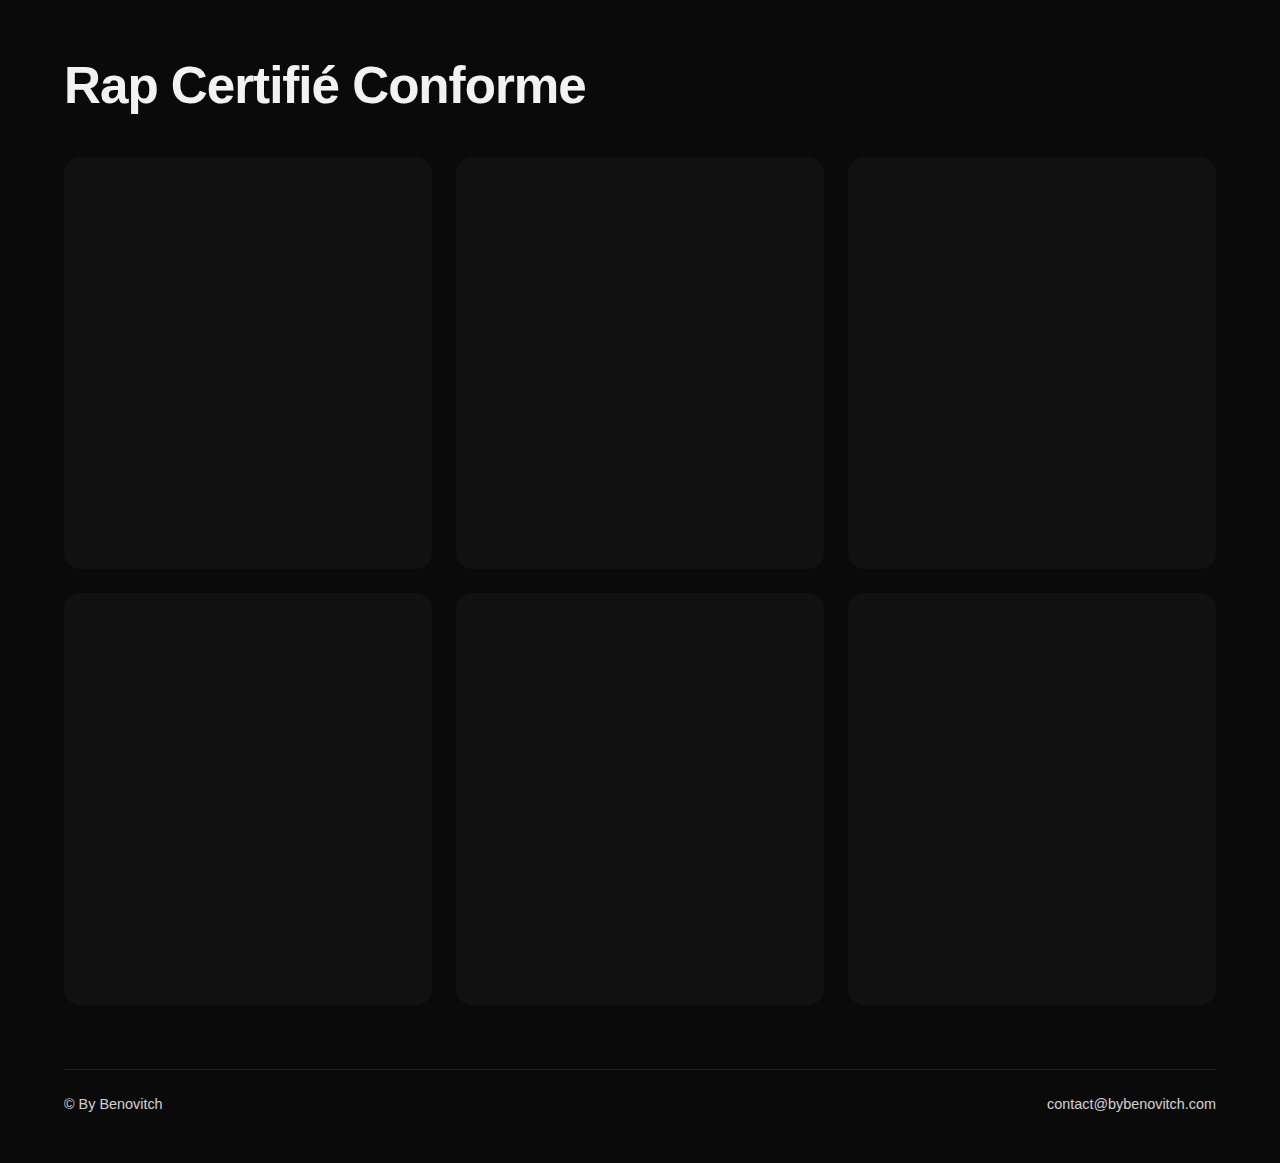
<file: index.html>
<!doctype html>
<html lang="fr">
<head>
  <meta charset="utf-8">
  <meta name="viewport" content="width=device-width, initial-scale=1">
  <title>Playlists by Benovitch</title>

  <meta name="robots" content="noindex, nofollow">

  <style>
    * {
      box-sizing: border-box;
    }

    body {
      margin: 0;
      background: #0a0a0a;
      color: #f2f2f2;
      font-family: -apple-system, BlinkMacSystemFont, "Segoe UI",
                   Roboto, Helvetica, Arial, sans-serif;
      line-height: 1.5;
    }

    a {
      color: inherit;
      text-decoration: none;
    }

    .container {
      max-width: 1200px;
      padding: 48px 24px;
      margin: 0 auto;
    }

    h1 {
      font-size: clamp(2rem, 5vw, 3.2rem);
      font-weight: 700;
      margin: 0 0 32px;
      letter-spacing: -0.02em;
    }

    .grid {
      display: grid;
      grid-template-columns: repeat(12, 1fr);
      gap: 24px;
    }

    .card {
      grid-column: span 12;
      background: #111;
      border-radius: 16px;
      padding: 16px;
    }

    @media (min-width: 800px) {
      .card {
        grid-column: span 6;
      }
    }

    @media (min-width: 1100px) {
      .card {
        grid-column: span 4;
      }
    }

    iframe {
      width: 100%;
      height: 380px;
      border: 0;
      border-radius: 12px;
      display: block;
    }

    .footer {
      margin-top: 64px;
      padding-top: 24px;
      border-top: 1px solid #222;
      display: flex;
      justify-content: space-between;
      flex-wrap: wrap;
      gap: 16px;
      font-size: 0.9rem;
      opacity: 0.85;
    }

    .footer a:hover {
      text-decoration: underline;
    }
  </style>
</head>

<body>
  <div class="container">
    <h1>Rap Certifié Conforme</h1>

    <div class="grid">
      <div class="card">
        <iframe
            src="https://open.spotify.com/embed/playlist/6gmcgYR6zS5AAexXob03BJ"        
          allow="autoplay; clipboard-write; encrypted-media; fullscreen; picture-in-picture"
          loading="lazy"
          title="Spotify playlist 1">
        </iframe>
      </div>

      <div class="card">
        <iframe
          src="https://open.spotify.com/embed/playlist/4afejAuRDd5nVY9SvxwGBC"          
          allow="autoplay; clipboard-write; encrypted-media; fullscreen; picture-in-picture"
          loading="lazy"
          title="Spotify playlist 2">
        </iframe>
      </div>

      <div class="card">
        <iframe
          src="https://open.spotify.com/embed/playlist/3Sc34uJLVTQqSFbr4anFN8"
          allow="autoplay; clipboard-write; encrypted-media; fullscreen; picture-in-picture"
          loading="lazy"
          title="Spotify playlist 3">
        </iframe>
      </div>

      <div class="card">
        <iframe
           src="https://open.spotify.com/embed/playlist/0ZVthfcbDExElS7pWy7wTe"
          allow="autoplay; clipboard-write; encrypted-media; fullscreen; picture-in-picture"
          loading="lazy"
          title="Spotify playlist 4">
        </iframe>
      </div>

      <div class="card">
        <iframe
          src="https://open.spotify.com/embed/playlist/0jUTsdhloKpILXH3LcPwJz"
          allow="autoplay; clipboard-write; encrypted-media; fullscreen; picture-in-picture"
          loading="lazy"
          title="Spotify playlist 5">
        </iframe>
      </div>

      <div class="card">
        <iframe
          src="https://open.spotify.com/embed/playlist/2wojWFUAXWc3VRTWtLVlbD"
          allow="autoplay; clipboard-write; encrypted-media; fullscreen; picture-in-picture"
          loading="lazy"
          title="Spotify playlist 6">
        </iframe>
      </div>
    </div>

    <div class="footer">
      <div>© By Benovitch</div>
      <a href="mailto:contact@bybenovitch.com">contact@bybenovitch.com</a>
    </div>
  </div>
</body>
</html>
</file>
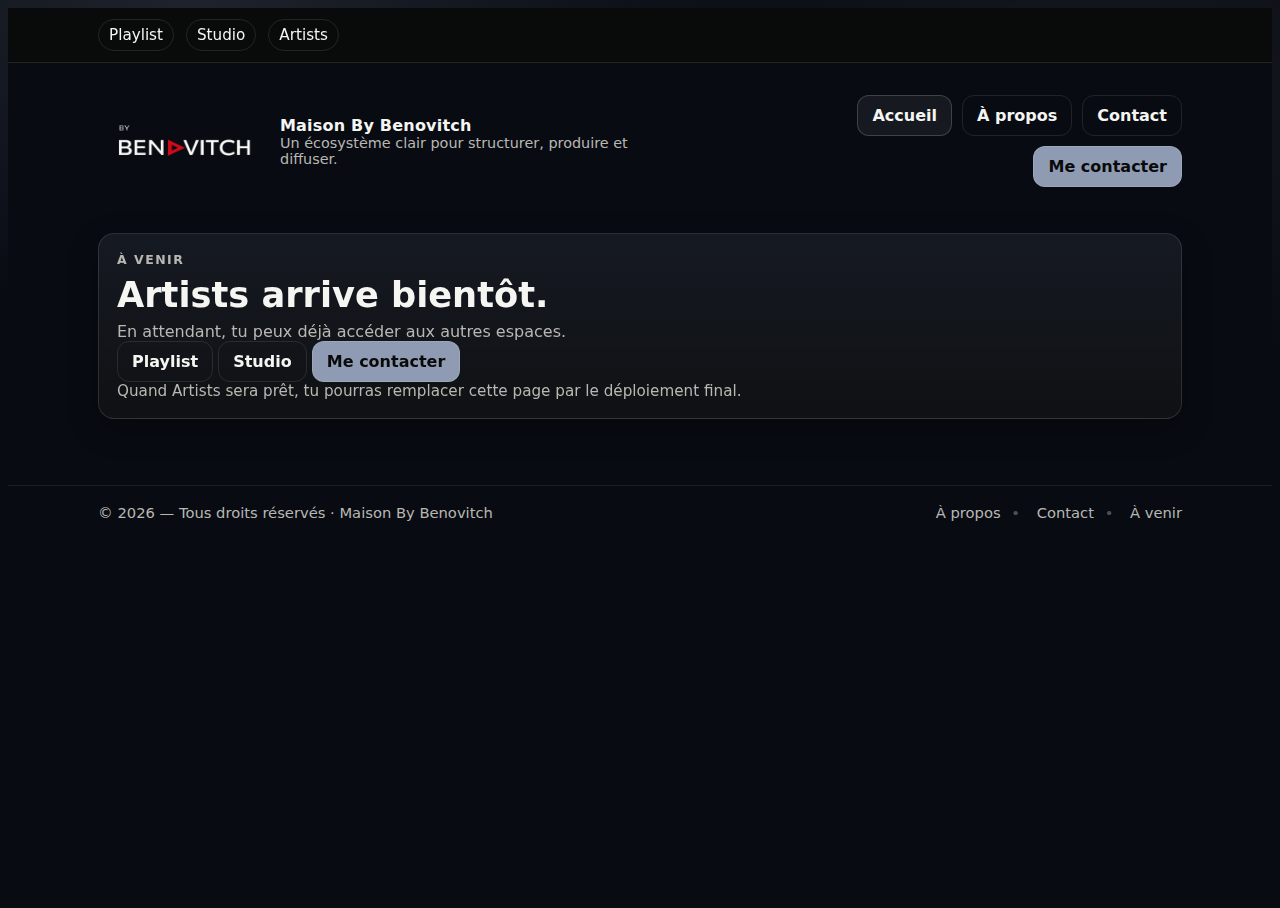
<file: a-venir/index.html>
<!doctype html>
<html lang="fr">
<head>
  <meta charset="utf-8" />
  <meta name="viewport" content="width=device-width,initial-scale=1" />
  <title>À venir — Maison By Benovitch</title>
  <link rel="stylesheet" href="../assets/css/style.css" />
  <script defer src="../assets/js/include.js"></script>
</head>
<body>
  <div id="bb-brandbar"></div>
  <div id="bb-hubheader"></div>

  <section class="section hero">
    <div class="container">
      <div class="card">
        <div class="kicker">À venir</div>
        <h1>Artists arrive bientôt.</h1>
        <p>En attendant, tu peux déjà accéder aux autres espaces.</p>

        <div class="cta">
          <a class="btn" href="https://playlist.bybenovitch.com">Playlist</a>
          <a class="btn" href="https://studio.bybenovitch.com">Studio</a>
          <a class="btn primary" href="../contact/">Me contacter</a>
        </div>

        <p class="smallnote">Quand Artists sera prêt, tu pourras remplacer cette page par le déploiement final.</p>
      </div>
    </div>
  </section>


  <div id="bb-footer"></div>
</body>
</html>
</file>
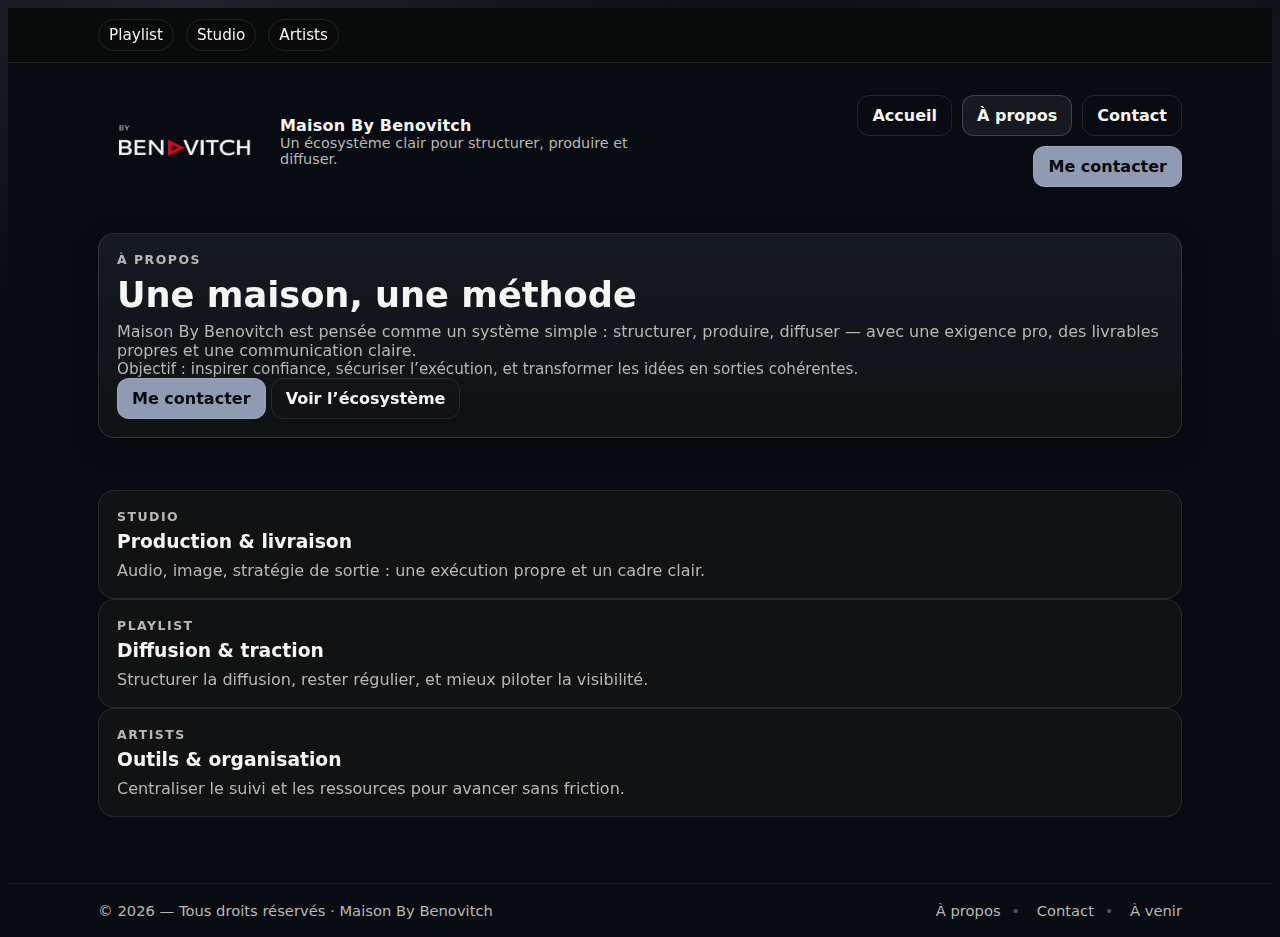
<file: about/index.html>
<!doctype html>
<html lang="fr">
<head>
  <meta charset="utf-8" />
  <meta name="viewport" content="width=device-width,initial-scale=1" />
  <title>À propos — Maison By Benovitch</title>
  <link rel="stylesheet" href="../assets/css/style.css" />
  <script defer src="../assets/js/include.js"></script>
</head>
<body>
  <div id="bb-brandbar"></div>
  <div id="bb-hubheader"></div>

  <section class="section hero">
    <div class="container">
      <div class="card">
        <div class="kicker">À propos</div>
        <h1>Une maison, une méthode</h1>
        <p>
          Maison By Benovitch est pensée comme un système simple : structurer, produire, diffuser — avec une exigence pro,
          des livrables propres et une communication claire.
        </p>
        <p class="smallnote">
          Objectif : inspirer confiance, sécuriser l’exécution, et transformer les idées en sorties cohérentes.
        </p>
        <div class="cta">
          <a class="btn primary" href="../contact/">Me contacter</a>
          <a class="btn" href="../#ecosysteme">Voir l’écosystème</a>
        </div>
      </div>
    </div>
  </section>

  <section class="section">
    <div class="container">
      <div class="grid3">
        <div class="card">
          <div class="kicker">Studio</div>
          <h3>Production & livraison</h3>
          <p>Audio, image, stratégie de sortie : une exécution propre et un cadre clair.</p>
        </div>
        <div class="card">
          <div class="kicker">Playlist</div>
          <h3>Diffusion & traction</h3>
          <p>Structurer la diffusion, rester régulier, et mieux piloter la visibilité.</p>
        </div>
        <div class="card">
          <div class="kicker">Artists</div>
          <h3>Outils & organisation</h3>
          <p>Centraliser le suivi et les ressources pour avancer sans friction.</p>
        </div>
      </div>
    </div>
  </section>


  <div id="bb-footer"></div>
</body>
</html>
</file>
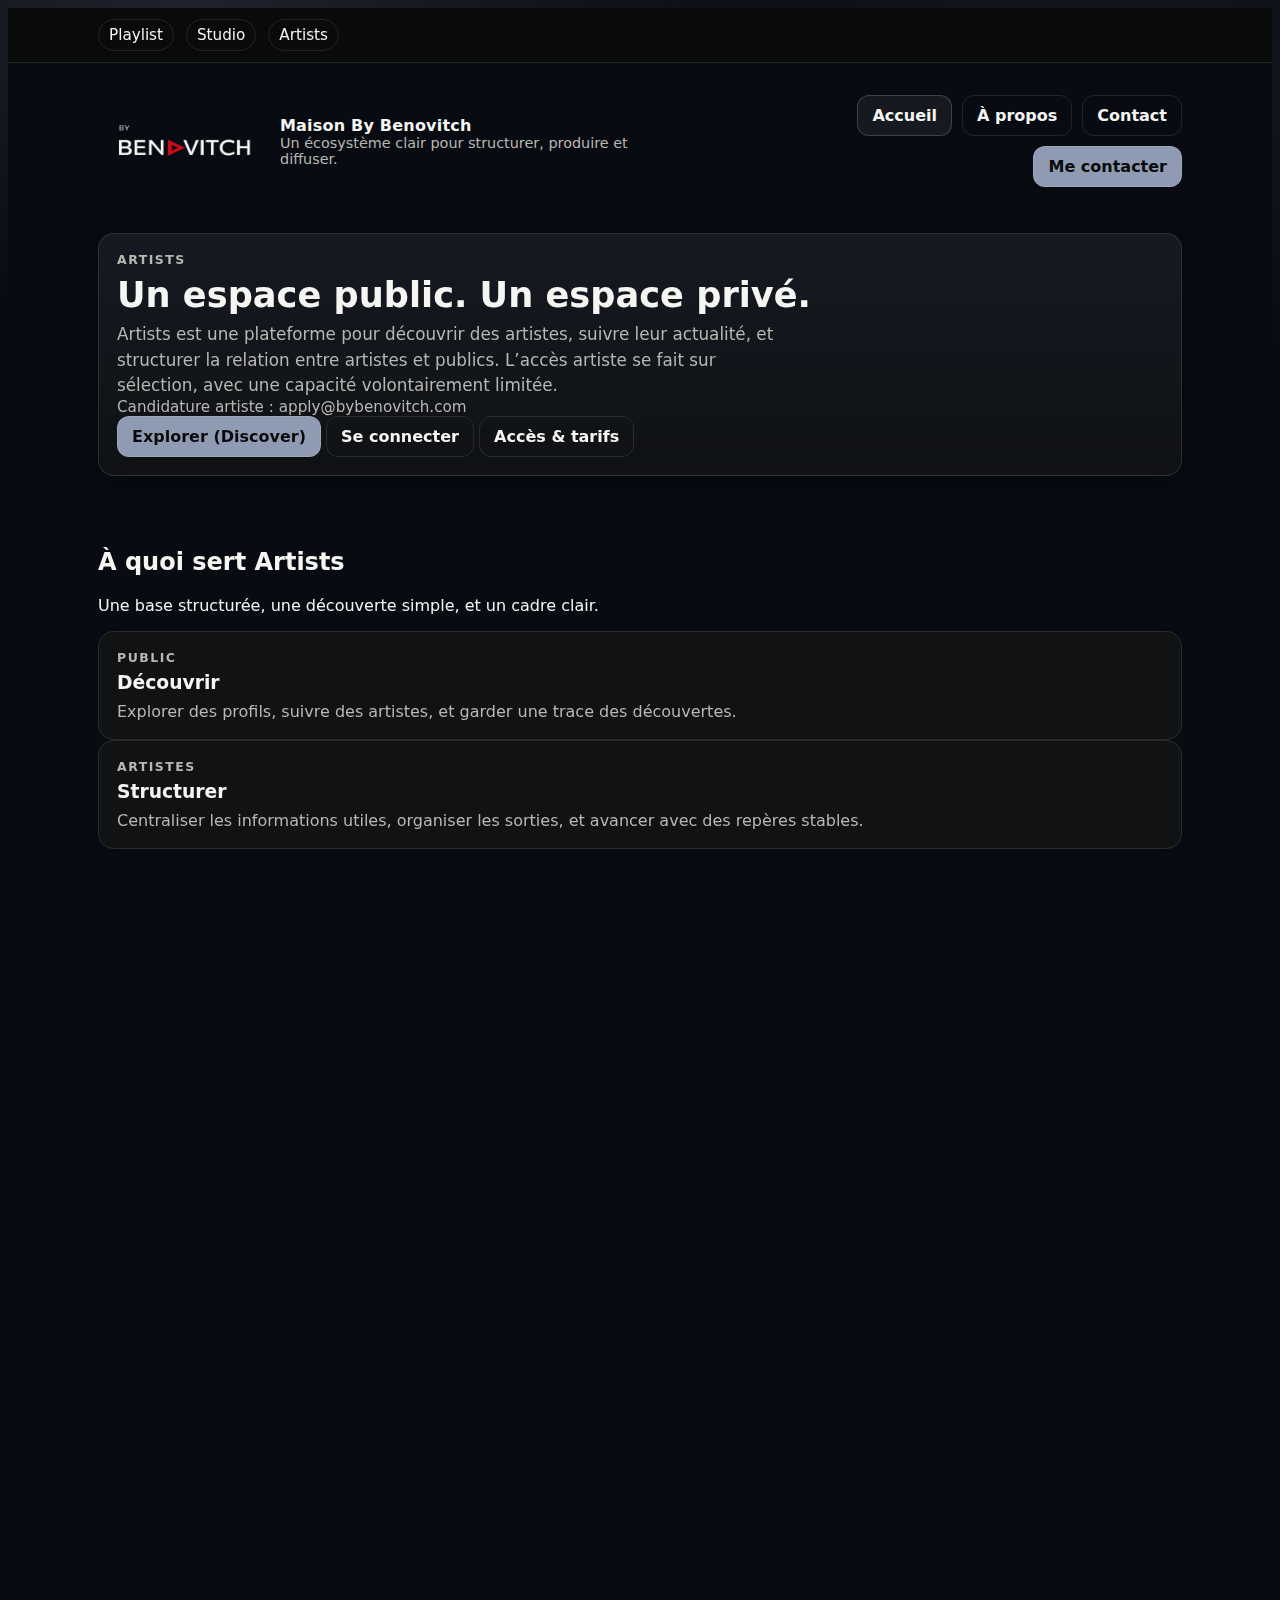
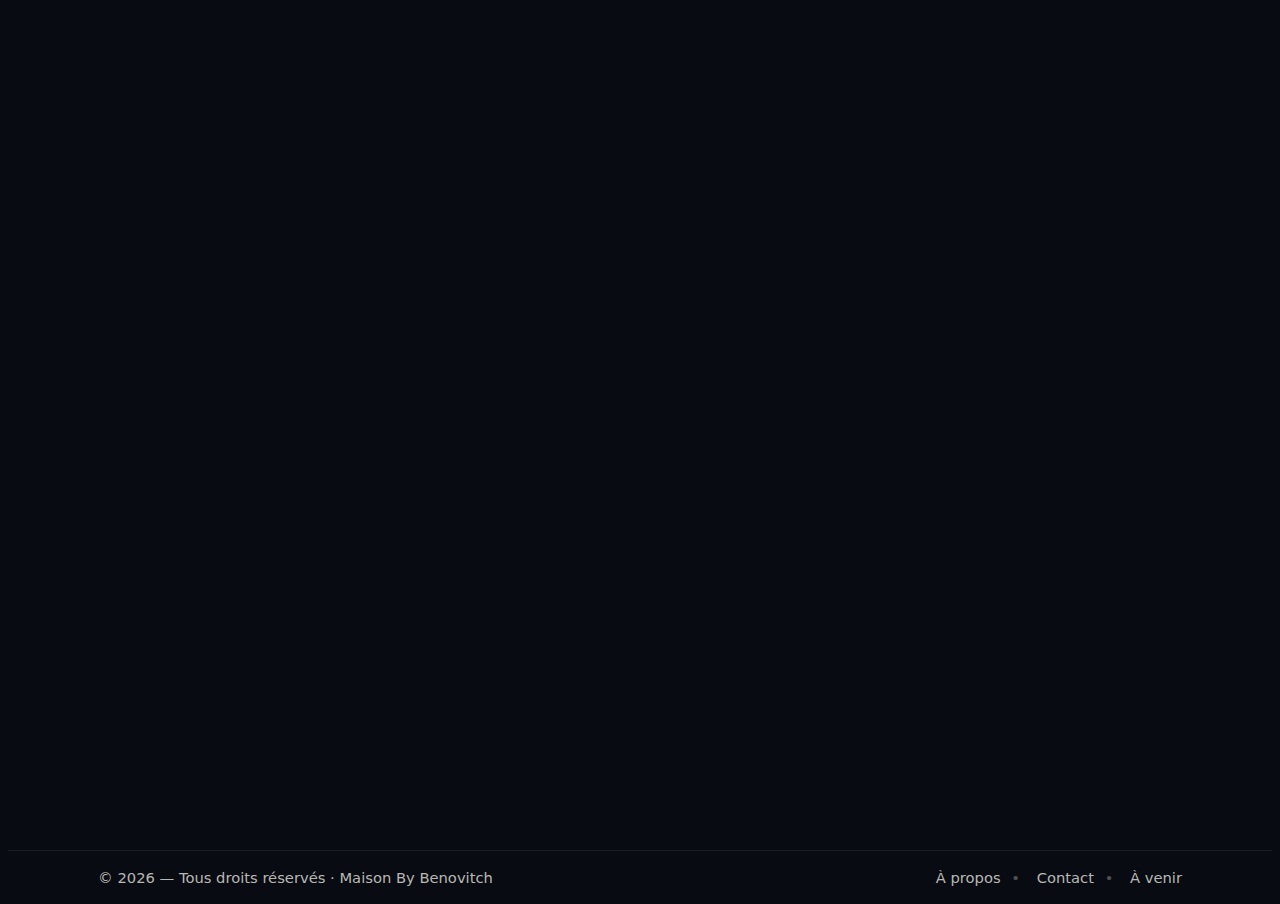
<file: artists/index.html>
<!doctype html>
<html lang="fr">
<head>
  <meta charset="utf-8" />
  <meta name="viewport" content="width=device-width,initial-scale=1" />
  <title>Artists — Maison By Benovitch</title>
  <link rel="stylesheet" href="../assets/css/style.css" />
  <script defer src="../assets/js/include.js"></script>
  <script defer src="../assets/js/reveal.js"></script>
</head>

<body class="theme-artists">
  <div id="bb-brandbar"></div>
  <div id="bb-hubheader"></div>

  <!-- HERO -->
  <section class="section hero">
    <div class="container">
      <div class="card reveal">
        <div class="kicker">Artists</div>
        <h1>Un espace public. Un espace privé.</h1>

        <p class="hero-subtitle">
          Artists est une plateforme pour découvrir des artistes, suivre leur actualité, et structurer la relation entre artistes et publics.
          L’accès artiste se fait sur sélection, avec une capacité volontairement limitée.
        </p>

        <p class="smallnote">
          Candidature artiste : <a class="inline" href="mailto:apply@bybenovitch.com">apply@bybenovitch.com</a>
        </p>

        <div class="cta">
          <a class="btn primary" href="https://artists.bybenovitch.com/discover">Explorer (Discover)</a>
          <a class="btn" href="https://artists.bybenovitch.com/login">Se connecter</a>
          <a class="btn" href="./pricing/">Accès & tarifs</a>
        </div>
      </div>
    </div>
  </section>

  <!-- WHAT -->
  <section class="section">
    <div class="container">
      <div class="sectionhead reveal">
        <h2>À quoi sert Artists</h2>
        <p>Une base structurée, une découverte simple, et un cadre clair.</p>
      </div>

      <div class="grid3">
        <div class="card reveal">
          <div class="kicker">Public</div>
          <h3>Découvrir</h3>
          <p>Explorer des profils, suivre des artistes, et garder une trace des découvertes.</p>
        </div>

        <div class="card reveal">
          <div class="kicker">Artistes</div>
          <h3>Structurer</h3>
          <p>Centraliser les informations utiles, organiser les sorties, et avancer avec des repères stables.</p>
        </div>

        <div class="card reveal">
          <div class="kicker">Maison</div>
          <h3>Maintenir la valeur</h3>
          <p>Un espace limité et cohérent : sélection, capacité maîtrisée, et évolution progressive.</p>
        </div>
      </div>
    </div>
  </section>

  <!-- PUBLIC VS PRIVATE -->
  <section class="section">
    <div class="container">
      <div class="sectionhead reveal">
        <h2>Public & privé</h2>
        <p>Deux usages distincts, pour éviter la confusion.</p>
      </div>

      <div class="grid">
        <div class="card span-6 reveal">
          <div class="kicker">Accès public</div>
          <h3>Pages publiques</h3>
          <p>Découverte et profils accessibles sans compte (selon disponibilité).</p>
          <div class="cta" style="margin-top:14px;">
            <a class="btn primary" href="https://artists.bybenovitch.com/discover">Aller sur Discover</a>
            <a class="btn" href="./pricing/">Voir l’accès</a>
          </div>
        </div>

        <div class="card span-6 reveal">
          <div class="kicker">Compte requis</div>
          <h3>Espace personnel</h3>
          <p>Fonctionnalités réservées (suivi, outils, organisation). L’accès artiste est validé sur sélection.</p>
          <div class="cta" style="margin-top:14px;">
            <a class="btn primary" href="https://artists.bybenovitch.com/login">Se connecter</a>
            <a class="btn" href="mailto:apply@bybenovitch.com?subject=Candidature%20Artists">Candidater</a>
          </div>
        </div>
      </div>
    </div>
  </section>

  <!-- SELECTION / CAPACITY -->
  <section class="section">
    <div class="container">
      <div class="sectionhead reveal">
        <h2>Sélection & capacité</h2>
        <p>Une approche volontairement limitée pour préserver la qualité.</p>
      </div>

      <div class="grid">
        <div class="card span-8 reveal">
          <div class="kicker">Principe</div>
          <h3>Accès artiste sur sélection</h3>
          <p>
            Artists n’est pas un catalogue ouvert. Les candidatures sont étudiées au cas par cas.
            La capacité est limitée par genre, et les ouvertures se font progressivement.
          </p>
          <p class="smallnote" style="margin-top:10px;">
            Démarrage : Rap. Les autres genres ouvriront ensuite, étape par étape.
          </p>
        </div>

        <div class="card span-4 reveal">
          <div class="kicker">Candidature</div>
          <h3>Envoyer un dossier</h3>
          <p>2–3 liens, un contexte rapide, et le genre concerné.</p>
          <div class="cta" style="margin-top:14px;">
            <a class="btn primary" href="mailto:apply@bybenovitch.com?subject=Candidature%20Artists%20%E2%80%94%20Rap&body=Nom%20d%E2%80%99artiste%20%3A%0ALiens%20%28Spotify%2FSoundCloud%2FYouTube%29%20%3A%0AInstagram%20%3A%0AVille%20%2F%20Pays%20%3A%0ABref%20contexte%20%3A%0A">Candidater</a>
            <a class="btn" href="./pricing/">Accès & tarifs</a>
          </div>
        </div>
      </div>
    </div>
  </section>

  <!-- FAQ -->
  <section class="section">
    <div class="container">
      <div class="sectionhead reveal">
        <h2>FAQ</h2>
        <p>Réponses courtes, sans détour.</p>
      </div>

      <div class="grid">
        <div class="card span-6 reveal">
          <h3>Est-ce que n’importe qui peut créer un profil artiste ?</h3>
          <p>Non. L’accès artiste se fait sur sélection, avec une capacité limitée par genre.</p>
        </div>

        <div class="card span-6 reveal">
          <h3>Les fans peuvent-ils créer un compte ?</h3>
          <p>Oui. Un compte permet de suivre des artistes et d’accéder à des fonctionnalités réservées au fil du temps.</p>
        </div>

        <div class="card span-6 reveal">
          <h3>À quoi sert Discover ?</h3>
          <p>Discover est l’espace public de découverte : profils, exploration, et navigation par univers.</p>
        </div>

        <div class="card span-6 reveal">
          <h3>Comment se passe la tarification ?</h3>
          <p>La tarification évolue par paliers. Le tarif est verrouillé au moment de l’entrée pour l’artiste.</p>
        </div>

        <div class="card span-6 reveal">
          <h3>Quels genres sont disponibles ?</h3>
          <p>Rap en premier. Les autres genres ouvrent ensuite, progressivement.</p>
        </div>

        <div class="card span-6 reveal">
          <h3>Comment candidater ?</h3>
          <p>Par email, avec quelques liens et un contexte rapide : <a class="inline" href="mailto:apply@bybenovitch.com">apply@bybenovitch.com</a>.</p>
        </div>
      </div>
    </div>
  </section>

  <!-- CTA -->
  <section class="section">
    <div class="container">
      <div class="card reveal">
        <div class="kicker">Next</div>
        <h2>Explorer ou candidater</h2>
        <p>Deux portes d’entrée : découvrir publiquement, ou postuler côté artiste.</p>

        <div class="cta">
          <a class="btn primary" href="https://artists.bybenovitch.com/discover">Explorer (Discover)</a>
          <a class="btn" href="mailto:apply@bybenovitch.com?subject=Candidature%20Artists">Candidater</a>
          <a class="btn" href="./pricing/">Accès & tarifs</a>
        </div>
      </div>
    </div>
  </section>

  <div id="bb-footer"></div>
</body>
</html>
</file>
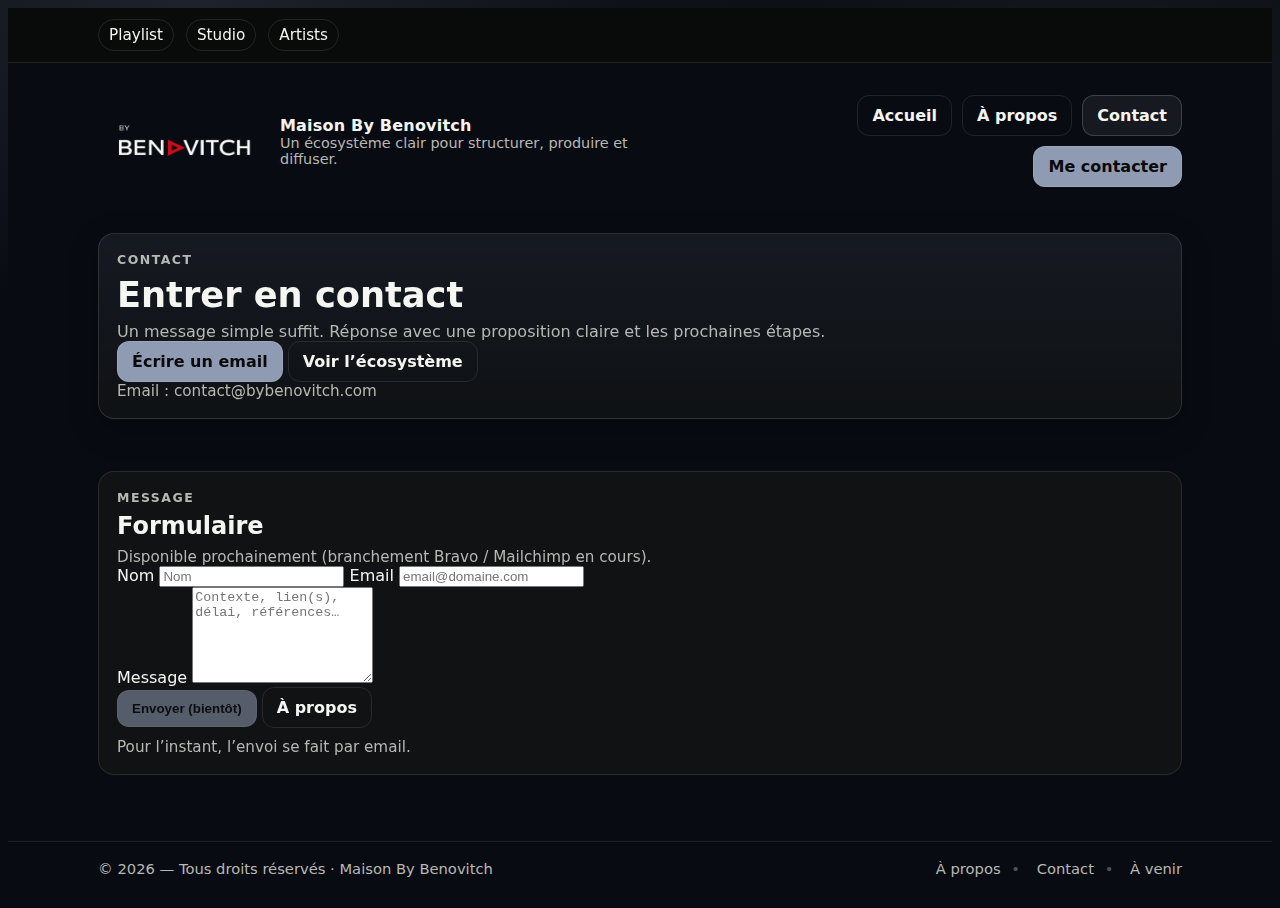
<file: contact/index.html>
<!doctype html>
<html lang="fr">
<head>
  <meta charset="utf-8" />
  <meta name="viewport" content="width=device-width,initial-scale=1" />
  <title>Contact — Maison By Benovitch</title>
  <link rel="stylesheet" href="../assets/css/style.css" />
  <script defer src="../assets/js/include.js"></script>
</head>
<body>
  <div id="bb-brandbar"></div>
  <div id="bb-hubheader"></div>

  <section class="section hero">
    <div class="container">
      <div class="card">
        <div class="kicker">Contact</div>
        <h1>Entrer en contact</h1>
        <p>Un message simple suffit. Réponse avec une proposition claire et les prochaines étapes.</p>

        <div class="cta">
          <a class="btn primary" href="mailto:contact@bybenovitch.com">Écrire un email</a>
          <a class="btn" href="../#ecosysteme">Voir l’écosystème</a>
        </div>

        <p class="smallnote">
          Email : <a href="mailto:contact@bybenovitch.com">contact@bybenovitch.com</a>
        </p>
      </div>
    </div>
  </section>

  <section class="section">
    <div class="container">
      <div class="card">
        <div class="kicker">Message</div>
        <h2>Formulaire</h2>
        <p class="smallnote">Disponible prochainement (branchement Bravo / Mailchimp en cours).</p>

        <form class="form" action="#" method="post" onsubmit="return false;" aria-disabled="true">
          <div class="grid2">
            <label>
              <span>Nom</span>
              <input type="text" name="name" placeholder="Nom" autocomplete="name" />
            </label>
            <label>
              <span>Email</span>
              <input type="email" name="email" placeholder="email@domaine.com" autocomplete="email" />
            </label>
          </div>

          <label>
            <span>Message</span>
            <textarea name="message" rows="6" placeholder="Contexte, lien(s), délai, références…"></textarea>
          </label>

          <div class="cta">
            <button class="btn primary" type="submit" disabled title="Bientôt disponible">Envoyer (bientôt)</button>
            <a class="btn" href="../about/">À propos</a>
          </div>

          <p class="smallnote" style="margin-top:10px;">
            Pour l’instant, l’envoi se fait par email.
          </p>
        </form>
      </div>
    </div>
  </section>

  <div id="bb-footer"></div>
</body>
</html>
</file>
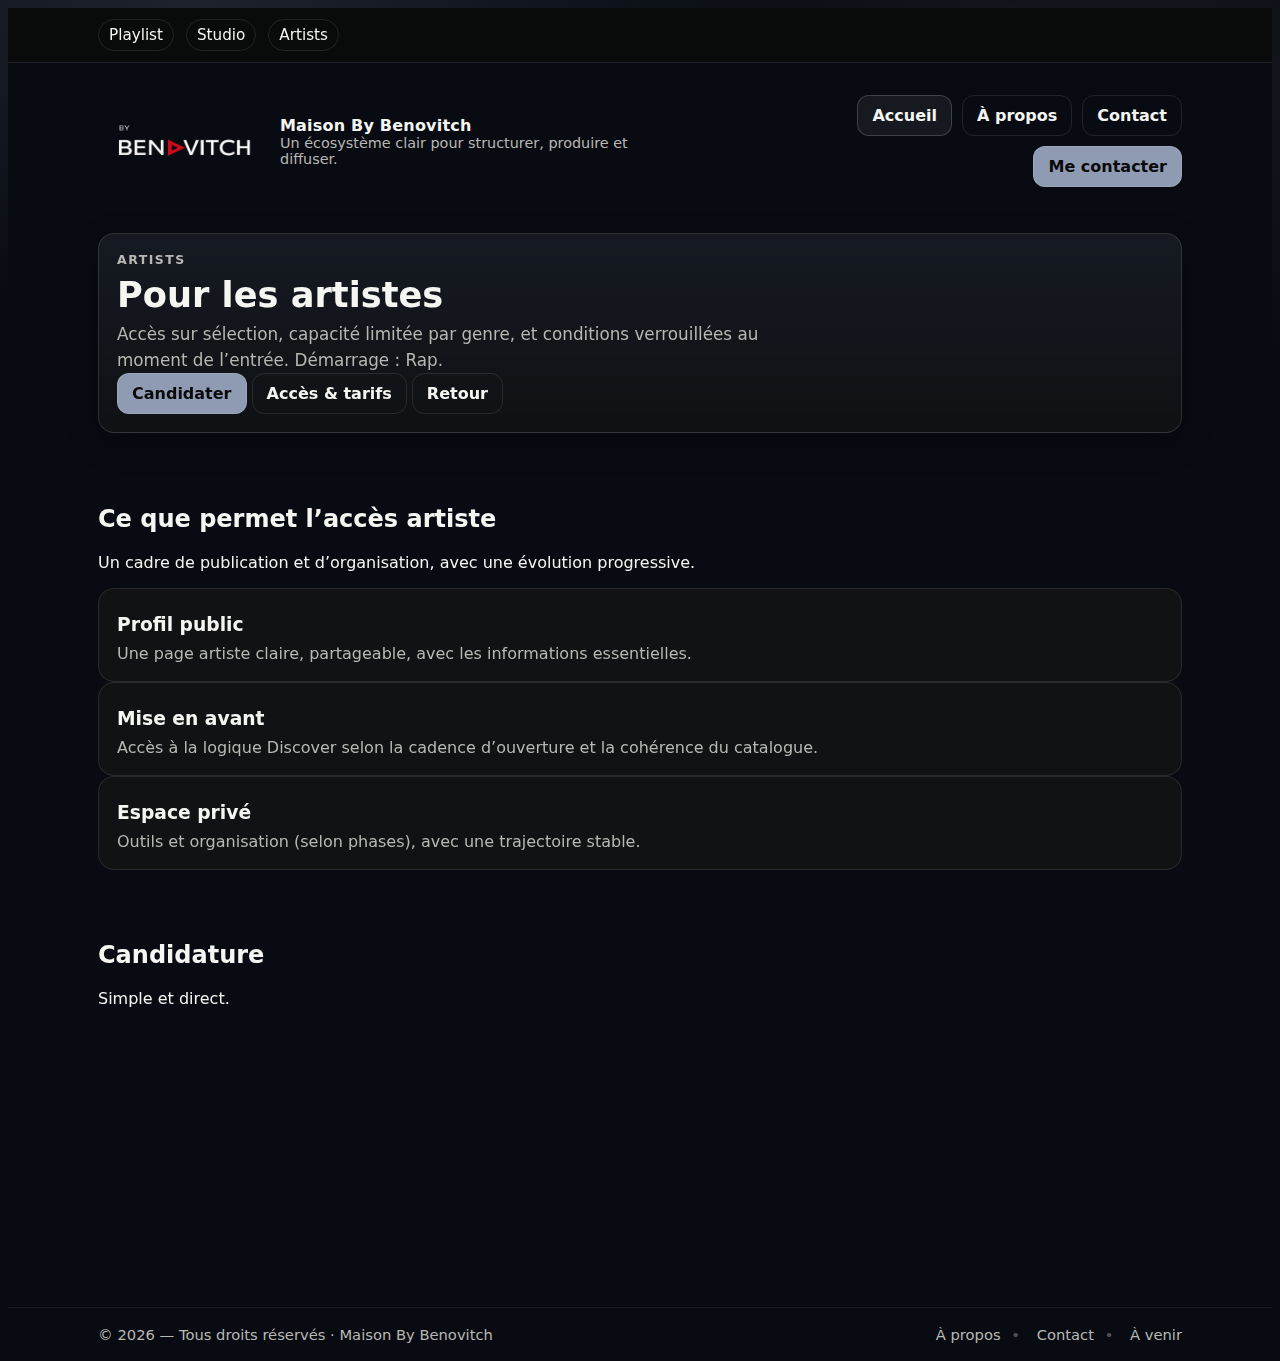
<file: artists/for-artists/index.html>
<!doctype html>
<html lang="fr">
<head>
  <meta charset="utf-8" />
  <meta name="viewport" content="width=device-width,initial-scale=1" />
  <title>Pour les artistes — Artists | Maison By Benovitch</title>
  <link rel="stylesheet" href="../../assets/css/style.css" />
  <script defer src="../../assets/js/include.js"></script>
  <script defer src="../../assets/js/reveal.js"></script>
</head>

<body class="theme-artists">
  <div id="bb-brandbar"></div>
  <div id="bb-hubheader"></div>

  <section class="section hero">
    <div class="container">
      <div class="card reveal">
        <div class="kicker">Artists</div>
        <h1>Pour les artistes</h1>

        <p class="hero-subtitle">
          Accès sur sélection, capacité limitée par genre, et conditions verrouillées au moment de l’entrée.
          Démarrage : Rap.
        </p>

        <div class="cta">
          <a class="btn primary" href="mailto:apply@bybenovitch.com?subject=Candidature%20Artists%20%E2%80%94%20Rap&body=Nom%20d%E2%80%99artiste%20%3A%0ALiens%20%28Spotify%2FSoundCloud%2FYouTube%29%20%3A%0AInstagram%20%3A%0AVille%20%2F%20Pays%20%3A%0ABref%20contexte%20%3A%0A">Candidater</a>
          <a class="btn" href="../pricing/">Accès & tarifs</a>
          <a class="btn" href="../">Retour</a>
        </div>
      </div>
    </div>
  </section>

  <section class="section">
    <div class="container">
      <div class="sectionhead reveal">
        <h2>Ce que permet l’accès artiste</h2>
        <p>Un cadre de publication et d’organisation, avec une évolution progressive.</p>
      </div>

      <div class="grid3">
        <div class="card reveal">
          <h3>Profil public</h3>
          <p>Une page artiste claire, partageable, avec les informations essentielles.</p>
        </div>
        <div class="card reveal">
          <h3>Mise en avant</h3>
          <p>Accès à la logique Discover selon la cadence d’ouverture et la cohérence du catalogue.</p>
        </div>
        <div class="card reveal">
          <h3>Espace privé</h3>
          <p>Outils et organisation (selon phases), avec une trajectoire stable.</p>
        </div>
      </div>
    </div>
  </section>

  <section class="section">
    <div class="container">
      <div class="sectionhead reveal">
        <h2>Candidature</h2>
        <p>Simple et direct.</p>
      </div>

      <div class="card reveal">
        <p>Envoie 2–3 liens, un contexte rapide, et le genre concerné.</p>
        <ul style="margin:10px 0 0 18px; color: var(--muted);">
          <li>Nom d’artiste</li>
          <li>Liens (Spotify / YouTube / SoundCloud)</li>
          <li>Instagram</li>
          <li>Ville / pays</li>
          <li>1–3 lignes de contexte</li>
        </ul>

        <div class="cta" style="margin-top:14px;">
          <a class="btn primary" href="mailto:apply@bybenovitch.com?subject=Candidature%20Artists%20%E2%80%94%20Rap">Écrire à apply@</a>
          <a class="btn" href="../pricing/">Accès & tarifs</a>
        </div>
      </div>
    </div>
  </section>

  <div id="bb-footer"></div>
</body>
</html>
</file>
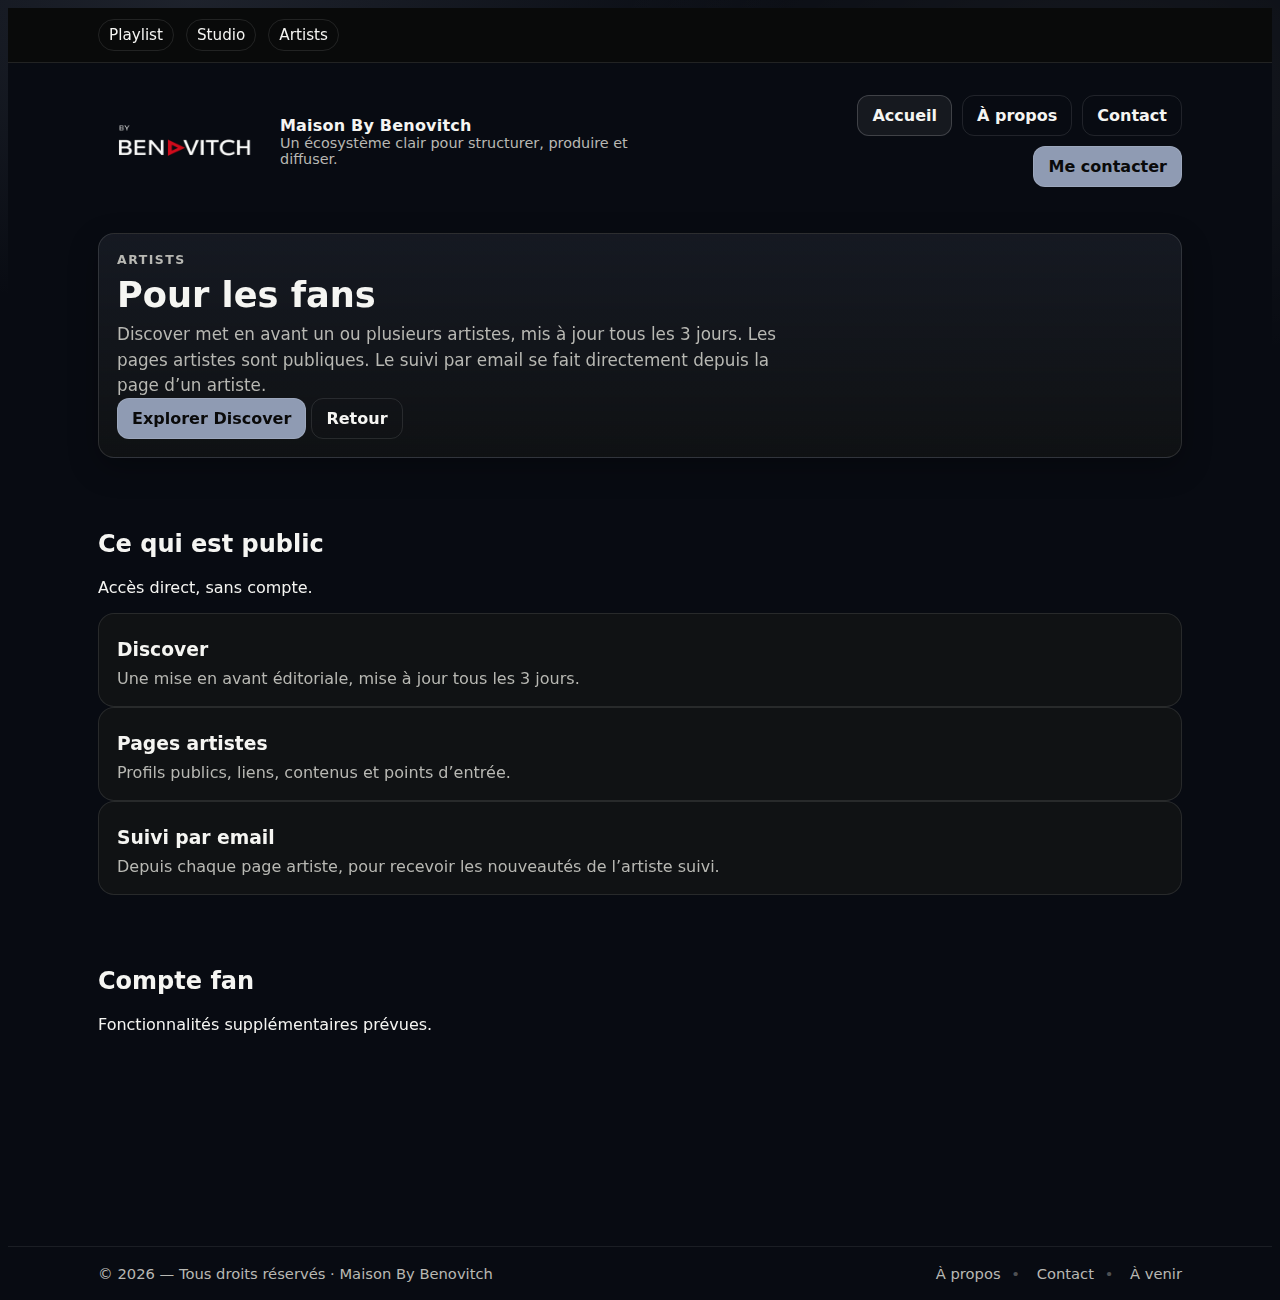
<file: artists/for-fans/index.html>
<!doctype html>
<html lang="fr">
<head>
  <meta charset="utf-8" />
  <meta name="viewport" content="width=device-width,initial-scale=1" />
  <title>Pour les fans — Artists | Maison By Benovitch</title>
  <link rel="stylesheet" href="../../assets/css/style.css" />
  <script defer src="../../assets/js/include.js"></script>
  <script defer src="../../assets/js/reveal.js"></script>
</head>

<body class="theme-artists">
  <div id="bb-brandbar"></div>
  <div id="bb-hubheader"></div>

  <section class="section hero">
    <div class="container">
      <div class="card reveal">
        <div class="kicker">Artists</div>
        <h1>Pour les fans</h1>

        <p class="hero-subtitle">
          Discover met en avant un ou plusieurs artistes, mis à jour tous les 3 jours.
          Les pages artistes sont publiques. Le suivi par email se fait directement depuis la page d’un artiste.
        </p>

        <div class="cta">
          <a class="btn primary" href="https://artists.bybenovitch.com/discover">Explorer Discover</a>
          <a class="btn" href="../">Retour</a>
        </div>
      </div>
    </div>
  </section>

  <section class="section">
    <div class="container">
      <div class="sectionhead reveal">
        <h2>Ce qui est public</h2>
        <p>Accès direct, sans compte.</p>
      </div>

      <div class="grid3">
        <div class="card reveal">
          <h3>Discover</h3>
          <p>Une mise en avant éditoriale, mise à jour tous les 3 jours.</p>
        </div>
        <div class="card reveal">
          <h3>Pages artistes</h3>
          <p>Profils publics, liens, contenus et points d’entrée.</p>
        </div>
        <div class="card reveal">
          <h3>Suivi par email</h3>
          <p>Depuis chaque page artiste, pour recevoir les nouveautés de l’artiste suivi.</p>
        </div>
      </div>
    </div>
  </section>

  <section class="section">
    <div class="container">
      <div class="sectionhead reveal">
        <h2>Compte fan</h2>
        <p>Fonctionnalités supplémentaires prévues.</p>
      </div>

      <div class="card reveal">
        <p>
          Un compte fan permettra progressivement de centraliser la liste des artistes suivis et d’accéder à des fonctionnalités supplémentaires.
          Les détails seront annoncés au fil de l’ouverture.
        </p>
        <div class="cta" style="margin-top:14px;">
          <a class="btn primary" href="https://artists.bybenovitch.com/discover">Discover</a>
          <a class="btn" href="../../contact/">Me contacter</a>
        </div>
      </div>
    </div>
  </section>

  <div id="bb-footer"></div>
</body>
</html>
</file>
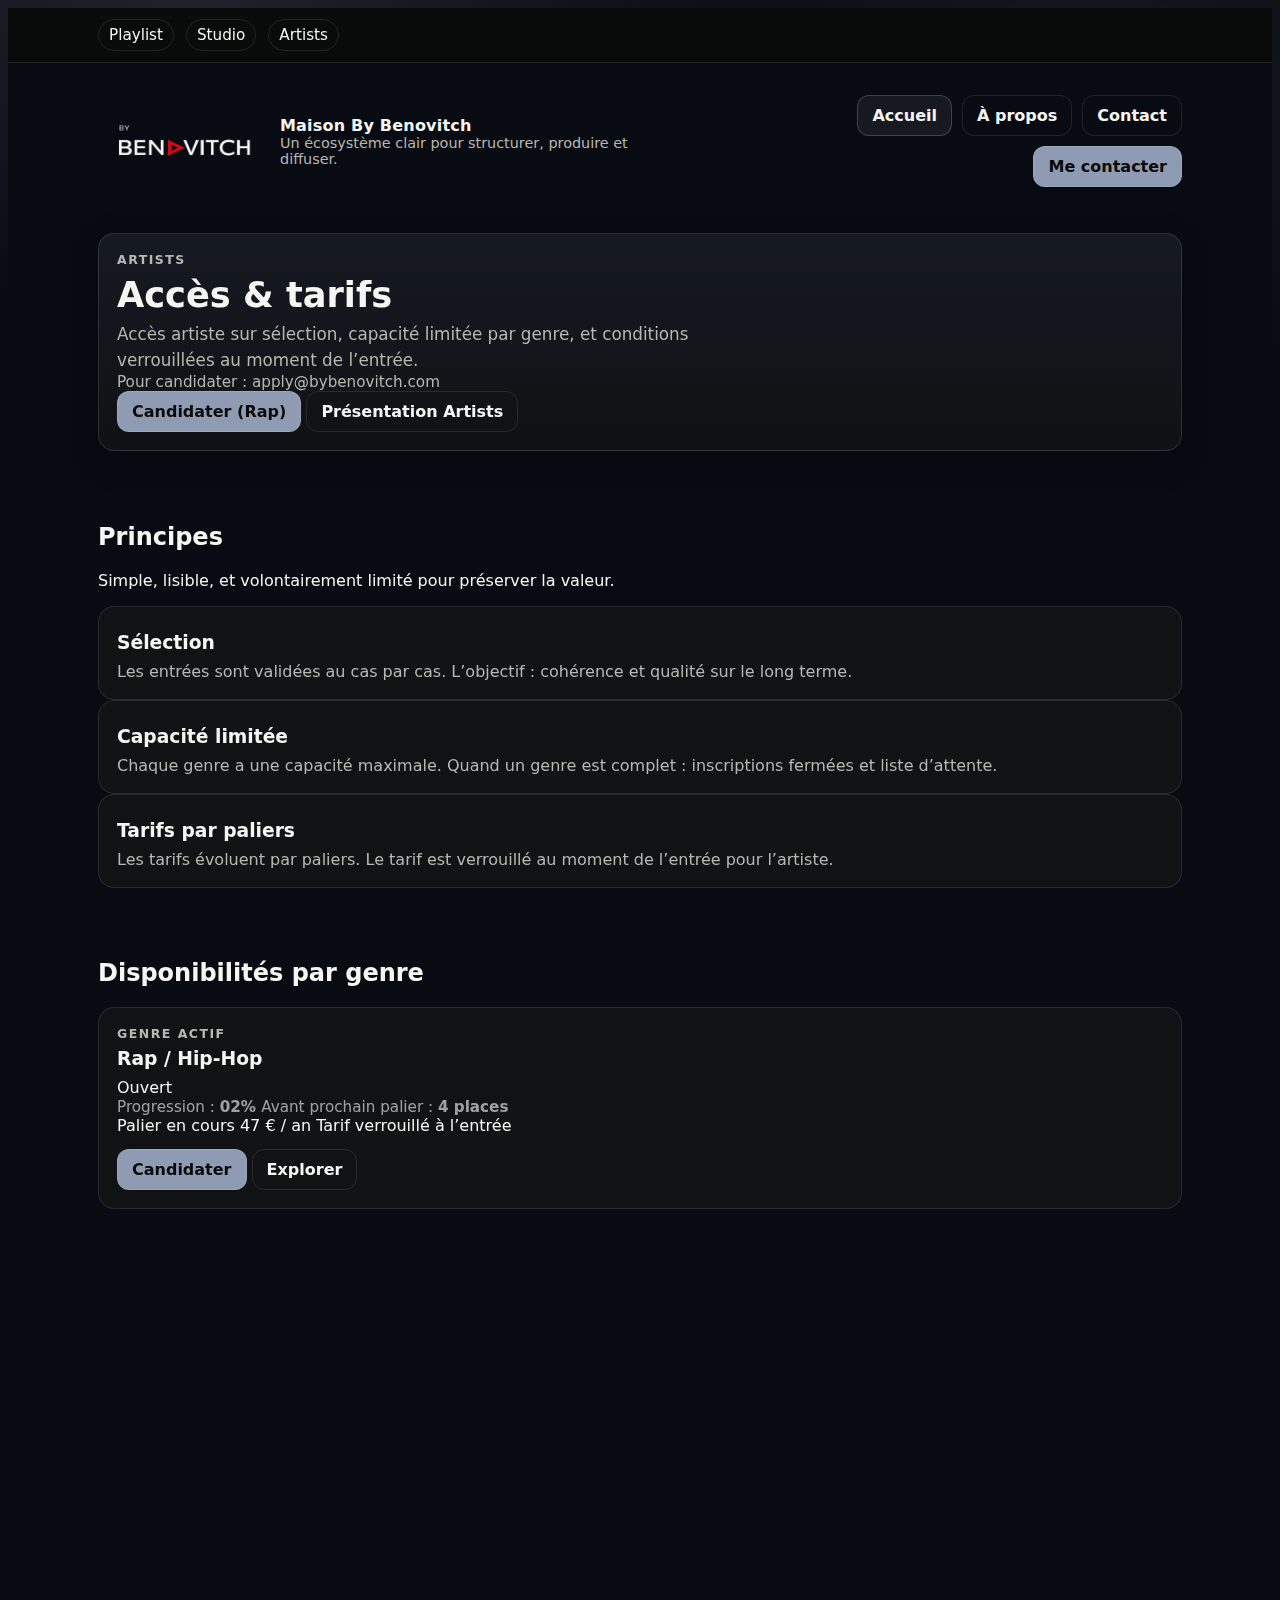
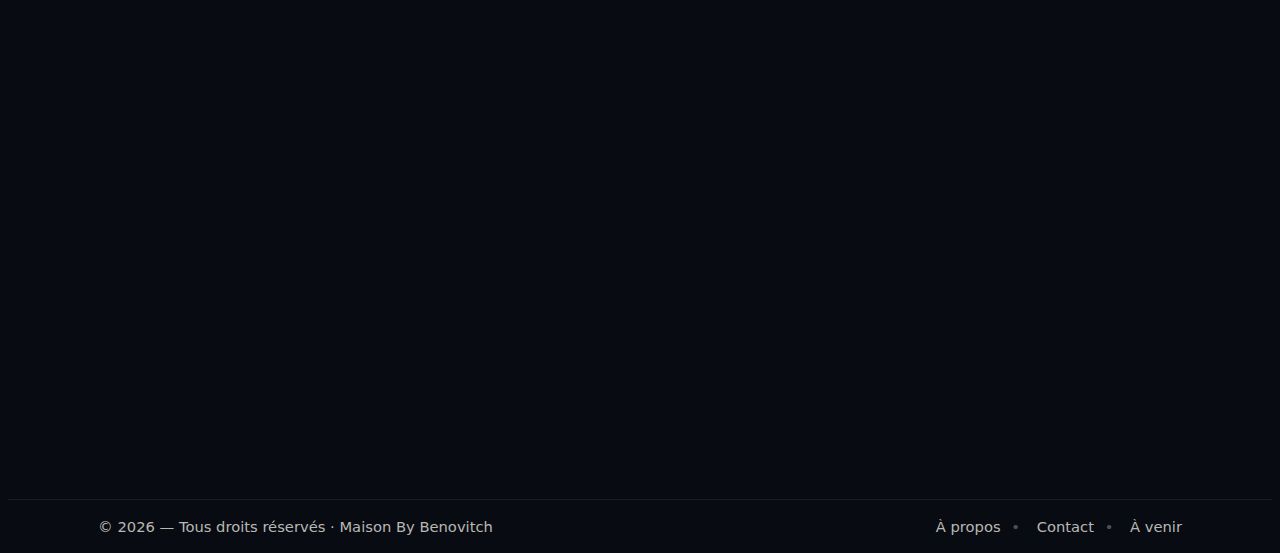
<file: artists/pricing/index.html>
<!doctype html>
<html lang="fr">
<head>
  <meta charset="utf-8" />
  <meta name="viewport" content="width=device-width,initial-scale=1" />
  <title>Pricing — Artists | Maison By Benovitch</title>
  <link rel="stylesheet" href="../../assets/css/style.css" />
  <script defer src="../../assets/js/include.js"></script>
  <script defer src="../../assets/js/reveal.js"></script>
</head>

<body class="theme-artists">
  <div id="bb-brandbar"></div>
  <div id="bb-hubheader"></div>

  <!-- HERO -->
  <section class="section hero">
    <div class="container">
      <div class="card reveal">
        <div class="kicker">Artists</div>
        <h1>Accès & tarifs</h1>

        <p class="hero-subtitle">
          Accès artiste sur sélection, capacité limitée par genre, et conditions verrouillées au moment de l’entrée.
        </p>

        <p class="smallnote">
          Pour candidater : <a class="inline" href="mailto:apply@bybenovitch.com">apply@bybenovitch.com</a>
        </p>

        <div class="cta">
          <a class="btn primary" href="mailto:apply@bybenovitch.com?subject=Candidature%20Artists%20%E2%80%94%20Rap&body=Nom%20d%E2%80%99artiste%20%3A%0ALiens%20%28Spotify%2FSoundCloud%2FYouTube%29%20%3A%0AInstagram%20%3A%0AVille%20%2F%20Pays%20%3A%0ABref%20contexte%20%3A%0A">
            Candidater (Rap)
          </a>
          <a class="btn" href="../">Présentation Artists</a>
        </div>
      </div>
    </div>
  </section>

  <!-- PRINCIPES -->
  <section class="section">
    <div class="container">
      <div class="sectionhead reveal">
        <h2>Principes</h2>
        <p>Simple, lisible, et volontairement limité pour préserver la valeur.</p>
      </div>

      <div class="grid3">
        <div class="card reveal">
          <h3>Sélection</h3>
          <p>Les entrées sont validées au cas par cas. L’objectif : cohérence et qualité sur le long terme.</p>
        </div>

        <div class="card reveal">
          <h3>Capacité limitée</h3>
          <p>Chaque genre a une capacité maximale. Quand un genre est complet : inscriptions fermées et liste d’attente.</p>
        </div>

        <div class="card reveal">
          <h3>Tarifs par paliers</h3>
          <p>Les tarifs évoluent par paliers. Le tarif est verrouillé au moment de l’entrée pour l’artiste.</p>
        </div>
      </div>
    </div>
  </section>

  <!-- AVAILABILITY -->
  <section class="section">
    <div class="container">
      <div class="sectionhead reveal">
        <h2>Disponibilités par genre</h2>
        <p></p>
      </div>

      <div class="grid3">

        <!-- RAP (ACTIF) -->
        <div class="card meter reveal">
          <div class="meter-top">
            <div>
           

              <div class="kicker">Genre actif</div>
              <h3 style="margin-top:8px;">Rap / Hip-Hop</h3>
            </div>
            <span class="status open">Ouvert</span>
          </div>

          <!-- 🔧 À MODIFIER À LA MAIN -->
          <div class="bar" role="progressbar" aria-valuenow="32" aria-valuemin="0" aria-valuemax="100">
            <div class="fill" style="width:2%"></div>
          </div>

          <div class="meter-bottom">
            <!-- 🔧 À MODIFIER À LA MAIN -->
            <span class="smallnote">Progression : <strong>02%</strong></span>
            <span class="smallnote">Avant prochain palier : <strong>4 places</strong></span>
          </div>
   <div class="price-current">
  <span class="label">Palier en cours</span>
  <span class="price">47 € / an</span>
  <span class="note">Tarif verrouillé à l’entrée</span>
</div>          <div class="cta" style="margin-top:14px;">
            <a class="btn primary" href="mailto:apply@bybenovitch.com?subject=Candidature%20Artists%20%E2%80%94%20Rap">Candidater</a>
            <a class="btn" href="https://artists.bybenovitch.com/discover">Explorer</a>
          </div>
        </div>

        <!-- POP (À VENIR) -->
        <div class="card meter reveal">
          <div class="meter-top">
            <div>
              <div class="kicker">À venir</div>
              <h3 style="margin-top:8px;">Afro / Caribbean / Reggae</h3>
            </div>
            <span class="status soon">À venir</span>
          </div>

          <div class="bar" role="progressbar" aria-valuenow="0" aria-valuemin="0" aria-valuemax="100">
            <div class="fill" style="width:0%"></div>
          </div>

          <div class="meter-bottom">
            <span class="smallnote">Progression : <strong>0%</strong></span>
            <span class="smallnote">Ouverture : <strong>bientôt</strong></span>
          </div>

          <div class="cta" style="margin-top:14px;">
            <a class="btn" href="mailto:apply@bybenovitch.com?subject=Artists%20%E2%80%94%20Int%C3%A9r%C3%AAt%20Pop">Manifester un intérêt</a>
          </div>
        </div>

        <!-- ELECTRO (À VENIR) -->
        <div class="card meter reveal">
          <div class="meter-top">
            <div>
              <div class="kicker">À venir</div>
              <h3 style="margin-top:8px;">Électro / Pop</h3>
            </div>
            <span class="status soon">À venir</span>
          </div>

          <div class="bar" role="progressbar" aria-valuenow="0" aria-valuemin="0" aria-valuemax="100">
            <div class="fill" style="width:0%"></div>
          </div>

          <div class="meter-bottom">
            <span class="smallnote">Progression : <strong>0%</strong></span>
            <span class="smallnote">Ouverture : <strong>bientôt</strong></span>
          </div>

          <div class="cta" style="margin-top:14px;">
            <a class="btn" href="mailto:apply@bybenovitch.com?subject=Artists%20%E2%80%94%20Int%C3%A9r%C3%AAt%20Electro">Manifester un intérêt</a>
          </div>
        </div>

        <!-- Indie / Rock / Alternative (À VENIR) -->
        <div class="card meter reveal">
          <div class="meter-top">
            <div>
              <div class="kicker">À venir</div>
              <h3 style="margin-top:8px;">Indie / Rock / Alternative<h3>
            </div>
            <span class="status soon">À venir</span>
          </div>

          <div class="bar" role="progressbar" aria-valuenow="0" aria-valuemin="0" aria-valuemax="100">
            <div class="fill" style="width:0%"></div>
          </div>

          <div class="meter-bottom">
            <span class="smallnote">Progression : <strong>0%</strong></span>
            <span class="smallnote">Ouverture : <strong>bientôt</strong></span>
          </div>

          <div class="cta" style="margin-top:14px;">
            <a class="btn" href="mailto:apply@bybenovitch.com?subject=Artists%20%E2%80%94%20Int%C3%A9r%C3%AAt%20Afro%20R%26B">Manifester un intérêt</a>
          </div>
        </div>

      </div>

      <div class="card reveal" style="margin-top:14px;">
        <div class="kicker">Note</div>
        <p>Les places sont limitées et les prix augmentent par paliers.
        </p>
      </div>
    </div>
  </section>

  <!-- CTA -->
  <section class="section">
    <div class="container">
      <div class="card reveal">
        <div class="kicker">Candidature</div>
        <h2>Postuler</h2>
        <p></p>

        <div class="cta">
          <a class="btn primary" href="mailto:apply@bybenovitch.com?subject=Candidature%20Artists&body=Nom%20d%E2%80%99artiste%20%3A%0AGenre%20%3A%0ALiens%20%28Spotify%2FSoundCloud%2FYouTube%29%20%3A%0AInstagram%20%3A%0AVille%20%2F%20Pays%20%3A%0ABref%20contexte%20%3A%0A">Écrire à apply@</a>
          <a class="btn" href="../">Retour à Artists</a>
        </div>
      </div>
    </div>
  </section>

  <div id="bb-footer"></div>
</body>
</html>
</file>
<file: assets/css/style.css>
:root{
  /* HUB – NEUTRE / GRAPHITE */
  --bg:#080B12;
  --card:#101214;
  --line:rgba(255,255,255,.10);

  --paper:#F5F5F2;
  --muted:#B8B8B3;

  --radius:16px;
  --max:1120px;
  --shadow:0 10px 30px rgba(0,0,0,.28);

  /* Accent HUB (neutre, PAS bleu) */
  --accent:#8F9BB3;
  --accent2:#2A3347;

  /* Accents PRODUITS */
  --playlist:#B026FF; /* violet */
  --studio:#2A63FF;   /* bleu */
  --artists:#EF4444;  /* rouge */

  --font: ui-sans-serif, system-ui, -apple-system,
          Segoe UI, Roboto, Helvetica, Arial;

  /* Motion (premium, subtil) */
  --ease: cubic-bezier(.2,.8,.2,1);
  --t: 180ms;
}

*{box-sizing:border-box}
html,body{height:100%}

@media (prefers-reduced-motion: reduce){
  *{ animation:none !important; transition:none !important; scroll-behavior:auto !important; }
}

/* Page background (neutre premium) */
html{
  min-height:100%;
  background:
    radial-gradient(1000px 520px at 15% 0%, rgba(143,155,179,.16), transparent 60%),
    radial-gradient(900px 520px at 85% 10%, rgba(255,255,255,.06), transparent 55%),
    var(--bg);
  background-repeat:no-repeat;
  background-attachment:fixed;
}

body{
  background:var(--bg);
  color:var(--paper);
  font-family: var(--font);
}

/* Links */
a{color:inherit; text-decoration:none}
a:hover{opacity:.92}
.small{font-size:.92rem;color:var(--muted)}
.smallnote{
  color: rgba(255,255,255,.60);
  font-size: .95rem;
}

/* Container */
.container{max-width:var(--max); margin:0 auto; padding:0 18px}

/* Brand bar */
.brandbar{
  border-bottom:1px solid var(--line);
  background:rgba(10,10,10,.9);
  position:sticky; top:0; z-index:50;
  backdrop-filter: blur(8px);
}
.brandbar .row{
  display:flex; align-items:center; justify-content:space-between;
  height:54px;
}
.brandbar .left{font-weight:650; letter-spacing:.2px}
.brandbar nav{display:flex; gap:12px; align-items:center; font-size:.95rem}
.pill{
  border:1px solid var(--line);
  padding:6px 10px;
  border-radius:999px;
  transition: transform 120ms var(--ease), border-color 120ms var(--ease), background 120ms var(--ease);
}
.pill:hover{ transform: translateY(-1px); }
.pill.active{
  border-color:rgba(255,255,255,.18);
  background:rgba(255,255,255,.06);
}

/* Hub header */
.header{padding:22px 0 10px}
.header .row{
  display:flex; align-items:center; justify-content:space-between; gap:16px;
}
.logo{display:flex; gap:14px; align-items:center}
.logo img{
  height:112px;
  width:auto;
  object-fit:contain;
  border-radius:0;
}
.logo .title{font-weight:750; letter-spacing:.2px}
.logo .subtitle{font-size:.9rem; color:var(--muted)}

.localnav{
  display:flex; flex-wrap:wrap; gap:10px; align-items:center; justify-content:flex-end;
}

/* Buttons (premium micro-interactions) */
.btn{
  display:inline-flex; align-items:center; justify-content:center;
  padding:10px 14px;
  border-radius:12px;
  border:1px solid var(--line);
  background:transparent;
  color:var(--paper);
  font-weight:650;
  transition: transform 120ms var(--ease), filter 120ms var(--ease), border-color 120ms var(--ease), background 120ms var(--ease);
}
.btn:hover{ transform: translateY(-1px); }
.btn:active{ transform: translateY(0px); filter: brightness(.95); }

.btn.primary{
  background:var(--accent);
  color:#0a0a0a;
  border-color: rgba(255,255,255,.12);
}

.btn.navlink.active{
  border-color: rgba(255,255,255,.18);
  background: rgba(255,255,255,.06);
}

/* Disabled buttons */
button[disabled]{
  opacity:.55;
  cursor:not-allowed;
}

/* Layout */
.section{padding:26px 0}
.grid{
  display:grid;
  grid-template-columns: repeat(12, 1fr);
  gap:14px;
}
.card{
  background:var(--card);
  border:1px solid var(--line);
  border-radius:var(--radius);
  padding:18px;
  transition: transform var(--t) var(--ease),
              border-color var(--t) var(--ease),
              box-shadow var(--t) var(--ease),
              background var(--t) var(--ease);
  will-change: transform;
}
.card:hover{
  transform: translateY(-3px);
  box-shadow: 0 16px 40px rgba(0,0,0,.35);
}

.span-12{grid-column: span 12}
.span-8{grid-column: span 8}
.span-6{grid-column: span 6}
.span-4{grid-column: span 4}

.kicker{
  color:var(--muted);
  font-weight:700;
  letter-spacing:.12em;
  text-transform:uppercase;
  font-size:.78rem;
}

.card h1, .card h2, .card h3{margin:8px 0 8px; line-height:1.12}
.card p{margin:0; color:var(--muted)}

.card .card{
  background: transparent;
  border: 1px dashed rgba(255,255,255,.08);
  box-shadow: none;
}
.card .card.span-6,
.card .card.span-12{
  border-radius:12px;
  padding:16px;
}

/* Hero card */
.hero .card{
  background: linear-gradient(180deg, rgba(143,155,179,.10), rgba(16,18,20,.96));
  border:1px solid rgba(255,255,255,.12);
  box-shadow:var(--shadow);
}
.hero h1{font-size:2.2rem}
.hero .actions{display:flex; gap:10px; flex-wrap:wrap; margin-top:14px}

.hero-subtitle{
  margin-top:.75rem;
  max-width:42rem;
  color:rgba(255,255,255,.72);
  font-size:1.05rem;
  line-height:1.5;
}

/* Service list */
.service{
  padding:18px 0;
  border-top:1px solid var(--line);
}
.service:first-of-type{border-top:none}
.service .top{
  display:flex; align-items:flex-start; justify-content:space-between; gap:12px;
}
.service .name{font-weight:750}
.badge{
  border:1px solid var(--line);
  border-radius:999px;
  padding:6px 10px;
  font-size:.86rem;
  color:var(--paper);
  white-space:nowrap;
}
.badge.blue{background:rgba(30,58,95,.18)}
.service .desc{margin-top:6px; color:var(--muted)}
.service ul{margin:10px 0 0 18px; color:var(--muted)}
.service ul li{margin:6px 0}

/* Hub cards */
.hubgrid{
  display:grid;
  grid-template-columns:repeat(12,1fr);
  gap:14px;
}

.hubcard{
  grid-column:span 4;
  background:var(--card);
  border:1px solid var(--line);
  border-radius:var(--radius);
  padding:18px;
  box-shadow:var(--shadow);
  transition: transform var(--t) var(--ease),
              border-color var(--t) var(--ease),
              box-shadow var(--t) var(--ease);
  will-change: transform;
}
.hubcard:hover{
  transform:translateY(-4px);
  box-shadow: 0 16px 44px rgba(0,0,0,.40);
}
.hubcard .kicker{ margin-bottom:10px; }
.hubcard .tags{
  display:flex;
  flex-wrap:wrap;
  gap:8px;
  margin:12px 0 14px;
}
.tag{
  border:1px solid var(--line);
  padding:4px 9px;
  border-radius:999px;
  font-size:.86rem;
  color:var(--muted);
}
.hubcard.playlist:hover{ border-color: rgba(176,38,255,.65); }
.hubcard.studio:hover{   border-color: rgba(42,99,255,.65); }
.hubcard.artists:hover{  border-color: rgba(239,68,68,.65); }

.hubcard .btn{ width:fit-content; }

/* Footer */
.footer{
  border-top:1px solid rgba(255,255,255,.08);
  padding:18px 0;
  margin-top:40px;
}
.footer-inner{
  display:flex;
  justify-content:space-between;
  align-items:center;
  gap:20px;
  flex-wrap:wrap;
}
.footer-right a{ margin-left:6px; }
.footer-right span{ margin:0 6px; opacity:.4; }

/* Responsive */
@media (max-width: 860px){
  .span-8,.span-6,.span-4{grid-column: span 12}
  .hero h1{font-size:1.8rem}
  .header .row{flex-direction:column; align-items:flex-start}
  .localnav{justify-content:flex-start}
  .service .top{flex-direction:column; align-items:flex-start}
}
@media (max-width: 960px){
  .hubcard{ grid-column:span 12; }
}
/* Subtle reveal on scroll (premium, light) */
.reveal{
  opacity: 0;
  transition: opacity 420ms var(--ease), transform 420ms var(--ease);
  will-change: opacity, transform;
}

/* Prefer translate (no conflict with hover transform) */
@supports (translate: 0 0){
  .reveal{ translate: 0 8px; transform: none; }
  .reveal.is-visible{ translate: 0 0; }
}
@supports not (translate: 0 0){
  .reveal{ transform: translateY(8px); }
  .reveal.is-visible{ transform: translateY(0); }
}

.reveal.is-visible{
  opacity: 1;
}

/* ===== Premium sheen (subtle reflection) ===== */

.hubcard{
  position: relative;
  overflow: hidden; /* important pour couper le reflet */
}

/* Base sheen */
.hubcard::after{
  content:"";
  position:absolute;
  inset:-40% -60%;
  background: linear-gradient(
    120deg,
    transparent 40%,
    rgba(255,255,255,.08) 50%,
    transparent 60%
  );
  opacity:0;
  transform: translateX(-60%) rotate(8deg);
  transition:
    transform 700ms var(--ease),
    opacity 300ms ease;
  pointer-events:none;
}

/* Hover trigger */
.hubcard:hover::after{
  opacity:1;
  transform: translateX(60%) rotate(8deg);
}
/* Playlist — violet (plus subtil) */
.hubcard.playlist::after{
  background: linear-gradient(
    120deg,
    transparent 42%,
    rgba(176,38,255,.10) 50%,
    transparent 58%
  );
}

/* Studio — bleu (plus subtil) */
.hubcard.studio::after{
  background: linear-gradient(
    120deg,
    transparent 42%,
    rgba(42,99,255,.10) 50%,
    transparent 58%
  );
}

/* Artists — rouge (plus subtil) */
.hubcard.artists::after{
  background: linear-gradient(
    120deg,
    transparent 42%,
    rgba(239,68,68,.10) 50%,
    transparent 58%
  );
}

@media (prefers-reduced-motion: reduce){
  .hubcard::after{
    display:none;
  }
}

/* Subtle sheen for standard cards (navy, very light) */
.card{
  position: relative;
  overflow: hidden;
}

.card::after{
  content:"";
  position:absolute;
  inset:-50% -70%;
  background: linear-gradient(
    120deg,
    transparent 44%,
    rgba(42,51,71,.20) 50%,
    transparent 56%
  );
  opacity:0;
  transform: translateX(-70%) rotate(10deg);
  transition: transform 700ms var(--ease), opacity 240ms ease;
  pointer-events:none;
}

.card:hover::after,
.card:focus-within::after{
  opacity:1;
  transform: translateX(70%) rotate(10deg);
}
</file>
